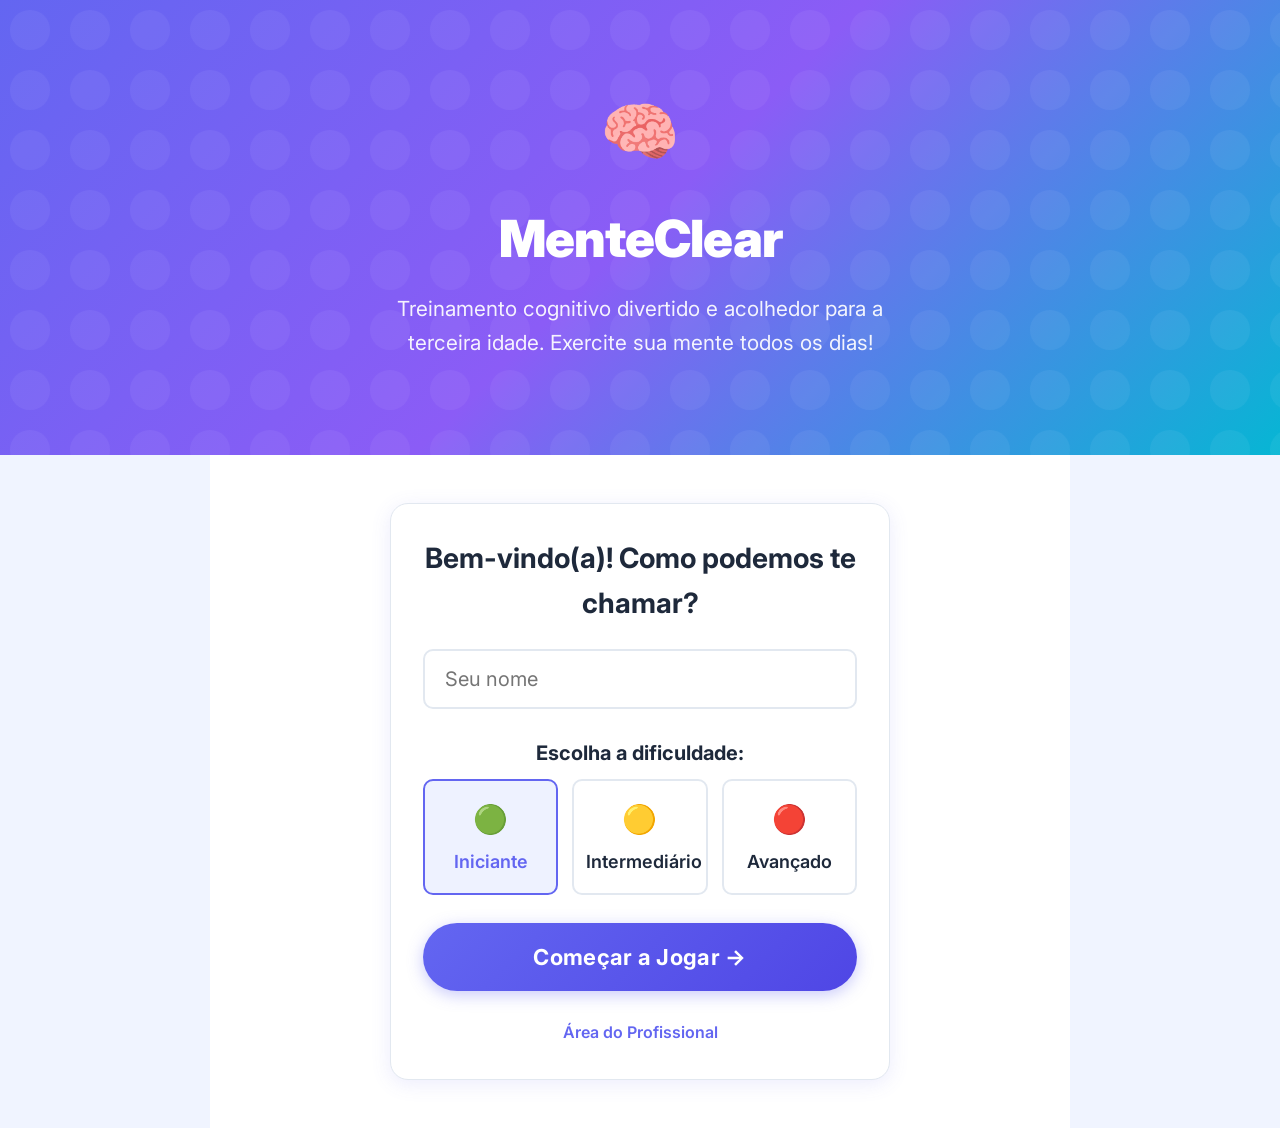
<file: index.html>
<!DOCTYPE html>
<html lang="pt-BR">
<head>
    <meta charset="UTF-8">
    <meta name="viewport" content="width=device-width, initial-scale=1.0">
    <title>MenteClear | Treino Cognitivo</title>
    <link rel="stylesheet" href="style.css">
</head>
<body>
    <div id="app">
        <!-- Content injected by app.js -->
    </div>

    <!-- Scripts -->
    <script src="data/content.js"></script>
    <script src="games/associacao.js"></script>
    <script src="games/sequencia.js"></script>
    <script src="games/historia.js"></script>
    <script src="games/rostos.js"></script>
    <script src="games/timeline.js"></script>
    <script src="games/quiz.js"></script>
    <script src="games/logica.js"></script>
    <script src="games/diferencas.js"></script>
    <script src="games/linguagem.js"></script>
    <script src="app.js"></script>
</body>
</html>
</file>
<file: style.css>
@import url('https://fonts.googleapis.com/css2?family=Inter:wght@400;500;600;700;800;900&display=swap');

:root {
  --primary: #6366F1;
  --primary-dark: #4F46E5;
  --primary-light: #EEF2FF;
  --secondary: #10B981;
  --secondary-dark: #059669;
  --secondary-light: #D1FAE5;
  --accent: #F59E0B;
  --accent-dark: #D97706;
  --accent-light: #FEF3C7;
  --danger: #EF4444;
  --danger-light: #FEE2E2;
  --bg: #F0F4FF;
  --card: #FFFFFF;
  --text: #1E293B;
  --text-muted: #64748B;
  --border: #E2E8F0;
  --radius: 18px;
  --radius-sm: 10px;
  --shadow: 0 4px 20px rgba(99,102,241,0.12);
  --shadow-lg: 0 8px 40px rgba(99,102,241,0.20);
  --font: 'Inter', sans-serif;
  --transition: 0.25s ease;
}

*, *::before, *::after { box-sizing: border-box; margin: 0; padding: 0; }

html { scroll-behavior: smooth; }

body {
  font-family: var(--font);
  background: var(--bg);
  color: var(--text);
  font-size: 20px;
  line-height: 1.6;
  min-height: 100vh;
  -webkit-font-smoothing: antialiased;
}

/* ── SCROLLBAR ── */
::-webkit-scrollbar { width: 8px; }
::-webkit-scrollbar-track { background: var(--bg); }
::-webkit-scrollbar-thumb { background: var(--primary); border-radius: 4px; }

/* ── LAYOUT ── */
#app {
  min-height: 100vh;
  display: flex;
  flex-direction: column;
}

.screen {
  min-height: 100vh;
  display: flex;
  flex-direction: column;
  animation: fadeIn 0.4s ease;
}

@keyframes fadeIn {
  from { opacity: 0; transform: translateY(18px); }
  to   { opacity: 1; transform: translateY(0); }
}

.container {
  max-width: 860px;
  margin: 0 auto;
  padding: 0 20px;
  width: 100%;
}

/* ── HERO / WELCOME ── */
.hero {
  background: linear-gradient(135deg, #6366F1 0%, #8B5CF6 50%, #06B6D4 100%);
  color: white;
  padding: 80px 20px 60px;
  text-align: center;
  position: relative;
  overflow: hidden;
}

.hero::before {
  content: '';
  position: absolute;
  inset: 0;
  background: url("data:image/svg+xml,%3Csvg width='60' height='60' viewBox='0 0 60 60' xmlns='http://www.w3.org/2000/svg'%3E%3Cg fill='none' fill-rule='evenodd'%3E%3Cg fill='%23ffffff' fill-opacity='0.05'%3E%3Ccircle cx='30' cy='30' r='20'/%3E%3C/g%3E%3C/g%3E%3C/svg%3E");
  animation: drift 20s linear infinite;
}

@keyframes drift { from { transform: translateX(0); } to { transform: translateX(60px); } }

.hero-logo {
  font-size: 64px;
  margin-bottom: 16px;
  display: block;
  animation: bounce 2s ease infinite;
}

@keyframes bounce {
  0%, 100% { transform: translateY(0); }
  50% { transform: translateY(-10px); }
}

.hero h1 {
  font-size: clamp(2.2rem, 5vw, 3.2rem);
  font-weight: 900;
  letter-spacing: -1px;
  margin-bottom: 12px;
  position: relative;
}

.hero p {
  font-size: clamp(1.1rem, 2.5vw, 1.3rem);
  opacity: 0.92;
  max-width: 520px;
  margin: 0 auto 36px;
  position: relative;
}

/* ── CARDS ── */
.card {
  background: var(--card);
  border-radius: var(--radius);
  box-shadow: var(--shadow);
  padding: 32px;
  border: 1.5px solid var(--border);
}

.card-sm { padding: 20px 24px; }

/* ── BUTTONS ── */
.btn {
  display: inline-flex;
  align-items: center;
  justify-content: center;
  gap: 10px;
  padding: 16px 32px;
  border-radius: 50px;
  font-family: var(--font);
  font-size: 20px;
  font-weight: 700;
  cursor: pointer;
  border: none;
  transition: all var(--transition);
  letter-spacing: 0.3px;
  min-height: 60px;
  text-decoration: none;
}

.btn:active { transform: scale(0.97); }

.btn-primary {
  background: linear-gradient(135deg, var(--primary), var(--primary-dark));
  color: white;
  box-shadow: 0 4px 16px rgba(99,102,241,0.35);
}

.btn-primary:hover {
  box-shadow: 0 8px 24px rgba(99,102,241,0.5);
  transform: translateY(-2px);
}

.btn-secondary {
  background: linear-gradient(135deg, var(--secondary), var(--secondary-dark));
  color: white;
  box-shadow: 0 4px 16px rgba(16,185,129,0.35);
}

.btn-secondary:hover {
  box-shadow: 0 8px 24px rgba(16,185,129,0.5);
  transform: translateY(-2px);
}

.btn-accent {
  background: linear-gradient(135deg, var(--accent), var(--accent-dark));
  color: white;
  box-shadow: 0 4px 16px rgba(245,158,11,0.35);
}

.btn-accent:hover {
  box-shadow: 0 8px 24px rgba(245,158,11,0.5);
  transform: translateY(-2px);
}

.btn-outline {
  background: white;
  color: var(--primary);
  border: 2.5px solid var(--primary);
}

.btn-outline:hover {
  background: var(--primary-light);
  transform: translateY(-2px);
}

.btn-ghost {
  background: transparent;
  color: var(--text-muted);
  padding: 12px 20px;
}

.btn-ghost:hover { background: var(--border); color: var(--text); }

.btn-lg { font-size: 22px; padding: 20px 40px; min-height: 68px; }
.btn-sm { font-size: 17px; padding: 12px 22px; min-height: 48px; }

/* ── NAVBAR ── */
.navbar {
  background: white;
  border-bottom: 1.5px solid var(--border);
  padding: 14px 20px;
  display: flex;
  align-items: center;
  justify-content: space-between;
  position: sticky;
  top: 0;
  z-index: 100;
  box-shadow: 0 2px 12px rgba(0,0,0,0.06);
}

.navbar-brand {
  display: flex;
  align-items: center;
  gap: 10px;
  font-weight: 800;
  font-size: 22px;
  color: var(--primary);
  cursor: pointer;
}

.navbar-points {
  display: flex;
  align-items: center;
  gap: 8px;
  background: var(--accent-light);
  padding: 8px 18px;
  border-radius: 50px;
  font-weight: 700;
  font-size: 18px;
  color: var(--accent-dark);
}

/* ── DASHBOARD GRID ── */
.dashboard-grid {
  display: grid;
  grid-template-columns: repeat(auto-fill, minmax(240px, 1fr));
  gap: 20px;
  padding: 32px 20px;
  max-width: 1100px;
  margin: 0 auto;
  width: 100%;
}

.game-card {
  background: white;
  border-radius: var(--radius);
  padding: 28px 24px;
  cursor: pointer;
  border: 2px solid transparent;
  box-shadow: var(--shadow);
  transition: all var(--transition);
  position: relative;
  overflow: hidden;
}

.game-card::before {
  content: '';
  position: absolute;
  top: 0; left: 0; right: 0;
  height: 5px;
  background: var(--card-color, var(--primary));
  border-radius: var(--radius) var(--radius) 0 0;
}

.game-card:hover {
  transform: translateY(-6px);
  box-shadow: var(--shadow-lg);
  border-color: var(--card-color, var(--primary));
}

.game-card-icon { font-size: 48px; margin-bottom: 14px; display: block; }
.game-card-cat {
  font-size: 13px;
  font-weight: 700;
  text-transform: uppercase;
  letter-spacing: 1px;
  color: var(--text-muted);
  margin-bottom: 6px;
}
.game-card-title { font-size: 20px; font-weight: 800; color: var(--text); margin-bottom: 10px; }
.game-card-badge {
  display: inline-flex;
  align-items: center;
  gap: 6px;
  font-size: 14px;
  font-weight: 600;
  padding: 4px 12px;
  border-radius: 50px;
  background: var(--primary-light);
  color: var(--primary);
}

/* ── PROFILE SETUP ── */
.profile-form { max-width: 500px; margin: 0 auto; }

.form-group { margin-bottom: 28px; }
.form-label {
  display: block;
  font-weight: 700;
  margin-bottom: 10px;
  font-size: 20px;
}

.form-input {
  width: 100%;
  padding: 16px 20px;
  border: 2.5px solid var(--border);
  border-radius: var(--radius-sm);
  font-family: var(--font);
  font-size: 20px;
  color: var(--text);
  background: white;
  transition: border-color var(--transition);
  outline: none;
}

.form-input:focus { border-color: var(--primary); }

.difficulty-options {
  display: flex;
  gap: 14px;
  flex-wrap: wrap;
}

.diff-btn {
  flex: 1;
  min-width: 120px;
  padding: 16px 12px;
  border: 2.5px solid var(--border);
  border-radius: var(--radius-sm);
  background: white;
  font-family: var(--font);
  font-size: 18px;
  font-weight: 600;
  cursor: pointer;
  text-align: center;
  transition: all var(--transition);
}

.diff-btn.active { border-color: var(--primary); background: var(--primary-light); color: var(--primary); }
.diff-btn:hover { border-color: var(--primary); }
.diff-btn .diff-icon { font-size: 28px; display: block; margin-bottom: 6px; }

/* ── GAME CONTAINER ── */
.game-screen { flex: 1; padding: 24px 20px; }

.game-header {
  display: flex;
  align-items: center;
  gap: 16px;
  margin-bottom: 28px;
  flex-wrap: wrap;
}

.game-title { font-size: 26px; font-weight: 800; flex: 1; }
.game-score-badge {
  background: var(--accent-light);
  color: var(--accent-dark);
  padding: 8px 18px;
  border-radius: 50px;
  font-weight: 700;
  font-size: 18px;
}

.progress-bar-wrap {
  background: var(--border);
  border-radius: 50px;
  height: 10px;
  margin-bottom: 28px;
  overflow: hidden;
}

.progress-bar {
  height: 100%;
  border-radius: 50px;
  background: linear-gradient(90deg, var(--primary), var(--secondary));
  transition: width 0.5s ease;
}

/* ── GAME ELEMENTS ── */
.game-box {
  background: white;
  border-radius: var(--radius);
  padding: 36px 32px;
  box-shadow: var(--shadow);
  margin-bottom: 20px;
}

.game-question {
  font-size: 22px;
  font-weight: 700;
  color: var(--text);
  margin-bottom: 24px;
  text-align: center;
  line-height: 1.4;
}

.options-grid {
  display: grid;
  grid-template-columns: repeat(2, 1fr);
  gap: 14px;
}

.option-btn {
  padding: 18px 16px;
  border: 2.5px solid var(--border);
  border-radius: var(--radius-sm);
  background: white;
  font-family: var(--font);
  font-size: 18px;
  font-weight: 600;
  cursor: pointer;
  transition: all var(--transition);
  color: var(--text);
  text-align: left;
  line-height: 1.4;
}

.option-btn:hover { border-color: var(--primary); background: var(--primary-light); color: var(--primary); }
.option-btn.correct { border-color: var(--secondary); background: var(--secondary-light); color: var(--secondary-dark); }
.option-btn.wrong { border-color: var(--danger); background: var(--danger-light); color: var(--danger); }
.option-btn:disabled { cursor: not-allowed; }

/* ── ASSOCIATION GAME ── */
.assoc-pairs { display: grid; grid-template-columns: repeat(3, 1fr); gap: 14px; }
.emoji-card {
  aspect-ratio: 1;
  display: flex;
  flex-direction: column;
  align-items: center;
  justify-content: center;
  background: white;
  border: 2.5px solid var(--border);
  border-radius: var(--radius);
  font-size: 42px;
  cursor: pointer;
  transition: all var(--transition);
  position: relative;
  overflow: hidden;
}
.emoji-card:hover { border-color: var(--primary); transform: scale(1.05); }
.emoji-card.selected { border-color: var(--primary); background: var(--primary-light); box-shadow: 0 0 0 3px rgba(99,102,241,0.3); }
.emoji-card.matched { border-color: var(--secondary); background: var(--secondary-light); }
.emoji-card.wrong-match { border-color: var(--danger); background: var(--danger-light); animation: shake 0.4s ease; }
.emoji-card .card-label { font-size: 14px; font-weight: 700; color: var(--text-muted); margin-top: 6px; }

@keyframes shake {
  0%,100% { transform: translateX(0); }
  25% { transform: translateX(-8px); }
  75% { transform: translateX(8px); }
}

/* ── SEQUENCE GAME ── */
.sequence-pads {
  display: grid;
  grid-template-columns: repeat(2, 1fr);
  gap: 20px;
  max-width: 400px;
  margin: 0 auto;
}
.seq-pad {
  aspect-ratio: 1;
  border-radius: var(--radius);
  cursor: pointer;
  border: none;
  transition: all var(--transition);
  position: relative;
  overflow: hidden;
}
.seq-pad:hover { transform: scale(1.03); }
.seq-pad.lit { filter: brightness(1.3) saturate(1.4); box-shadow: 0 0 40px currentColor; transform: scale(1.05); }
.seq-pad:active { transform: scale(0.95); }

/* ── FACE GAME ── */
.faces-grid { display: grid; grid-template-columns: repeat(3, 1fr); gap: 20px; }
.face-card {
  display: flex;
  flex-direction: column;
  align-items: center;
  gap: 12px;
  padding: 20px 12px;
  background: white;
  border-radius: var(--radius);
  border: 2.5px solid var(--border);
  transition: all var(--transition);
}
.face-avatar {
  width: 80px;
  height: 80px;
  border-radius: 50%;
  display: flex;
  align-items: center;
  justify-content: center;
  font-size: 32px;
  color: white;
  font-weight: 800;
  position: relative;
  flex-shrink: 0;
}
.face-icon {
  position: absolute;
  bottom: -4px;
  right: -4px;
  font-size: 22px;
  background: white;
  border-radius: 50%;
  padding: 2px;
}
.face-name { font-weight: 700; font-size: 18px; text-align: center; }

/* ── TIMELINE ── */
.timeline-list { display: flex; flex-direction: column; gap: 12px; }
.tl-item {
  display: flex;
  align-items: center;
  gap: 16px;
  padding: 18px 20px;
  background: white;
  border: 2.5px solid var(--border);
  border-radius: var(--radius-sm);
  cursor: grab;
  transition: all var(--transition);
  user-select: none;
}
.tl-item:hover { border-color: var(--primary); box-shadow: var(--shadow); }
.tl-item.dragging { opacity: 0.5; border-color: var(--primary); cursor: grabbing; }
.tl-item.drag-over { border-color: var(--accent); background: var(--accent-light); }
.tl-year { font-size: 22px; font-weight: 800; color: var(--primary); min-width: 60px; }
.tl-texto { font-size: 18px; flex: 1; }
.tl-handle { color: var(--text-muted); font-size: 22px; }

/* ── SUDOKU ── */
.sudoku-grid {
  display: grid;
  grid-template-columns: repeat(4, 1fr);
  gap: 6px;
  max-width: 320px;
  margin: 0 auto 24px;
}
.sudoku-cell {
  aspect-ratio: 1;
  display: flex;
  align-items: center;
  justify-content: center;
  background: white;
  border: 2px solid var(--border);
  border-radius: 8px;
  font-size: 28px;
  font-weight: 800;
  color: var(--primary);
  cursor: pointer;
  transition: all var(--transition);
}
.sudoku-cell.fixed { color: var(--text); cursor: default; background: var(--primary-light); }
.sudoku-cell.selected { border-color: var(--primary); box-shadow: 0 0 0 3px rgba(99,102,241,0.25); }
.sudoku-cell.error { border-color: var(--danger); background: var(--danger-light); color: var(--danger); }
.sudoku-cell.correct { border-color: var(--secondary); background: var(--secondary-light); color: var(--secondary-dark); }
.sudoku-numpad { display: flex; gap: 12px; justify-content: center; flex-wrap: wrap; }
.num-btn {
  width: 64px; height: 64px;
  border-radius: var(--radius-sm);
  border: 2.5px solid var(--border);
  background: white;
  font-family: var(--font);
  font-size: 26px;
  font-weight: 800;
  cursor: pointer;
  transition: all var(--transition);
  color: var(--primary);
}
.num-btn:hover { border-color: var(--primary); background: var(--primary-light); }

/* ── SPOT DIFFERENCES ── */
.dif-container {
  display: grid;
  grid-template-columns: 1fr 1fr;
  gap: 20px;
}
.dif-grid-wrap { position: relative; }
.dif-label { font-weight: 700; font-size: 17px; color: var(--text-muted); text-align: center; margin-bottom: 8px; }
.dif-grid { display: grid; grid-template-columns: repeat(4, 1fr); gap: 4px; }
.dif-cell {
  aspect-ratio: 1;
  display: flex;
  align-items: center;
  justify-content: center;
  font-size: 30px;
  border-radius: 8px;
  border: 2px solid transparent;
  transition: all var(--transition);
  background: white;
}
.dif-cell.clickable { cursor: pointer; }
.dif-cell.clickable:hover { border-color: var(--primary); background: var(--primary-light); }
.dif-cell.found { border-color: var(--secondary); background: var(--secondary-light); animation: pulse 0.5s ease; }
.dif-cell.wrong { border-color: var(--danger); background: var(--danger-light); animation: shake 0.4s ease; }

@keyframes pulse {
  0% { transform: scale(1); }
  50% { transform: scale(1.15); }
  100% { transform: scale(1); }
}

/* ── COUNTDOWN / TIMER ── */
.countdown {
  font-size: 72px;
  font-weight: 900;
  text-align: center;
  color: var(--primary);
  animation: glow 1s ease infinite alternate;
}

@keyframes glow {
  from { text-shadow: 0 0 10px rgba(99,102,241,0.2); }
  to { text-shadow: 0 0 30px rgba(99,102,241,0.6); }
}

.phase-label {
  text-align: center;
  font-size: 20px;
  color: var(--text-muted);
  font-weight: 600;
  margin-bottom: 16px;
}

/* ── RESULT SCREEN ── */
.result-hero {
  background: linear-gradient(135deg, var(--secondary), #34D399);
  color: white;
  padding: 60px 20px;
  text-align: center;
  border-radius: 0 0 var(--radius) var(--radius);
}
.result-star { font-size: 80px; animation: star-spin 1s ease; }
@keyframes star-spin {
  from { transform: scale(0) rotate(-180deg); }
  to { transform: scale(1) rotate(0deg); }
}
.result-score { font-size: 64px; font-weight: 900; margin: 8px 0; }
.result-label { font-size: 22px; opacity: 0.9; }
.result-points { font-size: 20px; font-weight: 700; margin-top: 16px; }

.stars-row {
  display: flex;
  justify-content: center;
  gap: 8px;
  font-size: 40px;
  margin: 20px 0;
}

/* ── WELCOME SCREEN ACTIONS ── */
.welcome-actions {
  background: white;
  padding: 48px 20px;
  text-align: center;
}

/* ── STAT CARDS ── */
.stats-row {
  display: grid;
  grid-template-columns: repeat(3, 1fr);
  gap: 16px;
  margin-bottom: 28px;
}
.stat-card {
  background: white;
  border-radius: var(--radius);
  padding: 22px 16px;
  text-align: center;
  box-shadow: var(--shadow);
  border: 1.5px solid var(--border);
}
.stat-value { font-size: 32px; font-weight: 900; color: var(--primary); }
.stat-label { font-size: 15px; color: var(--text-muted); font-weight: 600; margin-top: 4px; }

/* ── STORY TEXT ── */
.story-text {
  font-size: 20px;
  line-height: 1.9;
  color: var(--text);
  background: #FFFBF5;
  border-left: 5px solid var(--accent);
  border-radius: 0 var(--radius-sm) var(--radius-sm) 0;
  padding: 24px 28px;
  margin-bottom: 24px;
}

/* ── PILL BADGES ── */
.badge {
  display: inline-flex;
  align-items: center;
  gap: 6px;
  padding: 5px 14px;
  border-radius: 50px;
  font-size: 15px;
  font-weight: 700;
}
.badge-primary { background: var(--primary-light); color: var(--primary); }
.badge-success { background: var(--secondary-light); color: var(--secondary-dark); }
.badge-accent  { background: var(--accent-light); color: var(--accent-dark); }

/* ── TOAST NOTIFICATIONS ── */
.toast {
  position: fixed;
  bottom: 24px;
  right: 24px;
  background: var(--text);
  color: white;
  padding: 16px 24px;
  border-radius: var(--radius-sm);
  font-size: 18px;
  font-weight: 600;
  z-index: 999;
  animation: slideIn 0.4s ease, fadeOut 0.4s ease 2.2s forwards;
  max-width: 320px;
}
.toast.success { background: var(--secondary-dark); }
.toast.error { background: var(--danger); }

@keyframes slideIn { from { transform: translateX(100%); opacity: 0; } to { transform: translateX(0); opacity: 1; } }
@keyframes fadeOut { from { opacity: 1; } to { opacity: 0; pointer-events: none; } }

/* ── REPORTS ── */
.report-header {
  background: linear-gradient(135deg, #1E293B, #334155);
  color: white;
  padding: 48px 20px;
  text-align: center;
}
.chart-wrap { padding: 32px; background: white; border-radius: var(--radius); box-shadow: var(--shadow); margin-bottom: 20px; }
.chart-title { font-size: 20px; font-weight: 800; margin-bottom: 20px; color: var(--text); }

/* ── RESPONSIVE ── */
@media (max-width: 600px) {
  body { font-size: 18px; }
  .dashboard-grid { grid-template-columns: 1fr 1fr; gap: 14px; }
  .assoc-pairs { grid-template-columns: repeat(3, 1fr); }
  .faces-grid { grid-template-columns: repeat(2, 1fr); }
  .options-grid { grid-template-columns: 1fr; }
  .dif-container { grid-template-columns: 1fr; }
  .dif-grid { grid-template-columns: repeat(4, 1fr); }
  .stats-row { grid-template-columns: repeat(2, 1fr); }
  .game-box { padding: 24px 16px; }
  .card { padding: 22px 16px; }
  .sequence-pads { max-width: 300px; gap: 14px; }
  .hero { padding: 48px 20px 40px; }
  .btn-lg { font-size: 20px; padding: 16px 28px; }
}

@media (max-width: 380px) {
  .dashboard-grid { grid-template-columns: 1fr; }
  .stats-row { grid-template-columns: 1fr; }
}

/* ── ANIMATIONS ── */
.pop-in {
  animation: popIn 0.4s cubic-bezier(0.175, 0.885, 0.32, 1.275);
}
@keyframes popIn {
  from { transform: scale(0.5); opacity: 0; }
  to { transform: scale(1); opacity: 1; }
}

.celebrate {
  animation: celebrate 0.6s ease;
}
@keyframes celebrate {
  0% { transform: scale(1); }
  30% { transform: scale(1.15) rotate(-5deg); }
  60% { transform: scale(1.1) rotate(5deg); }
  100% { transform: scale(1); }
}
</file>
